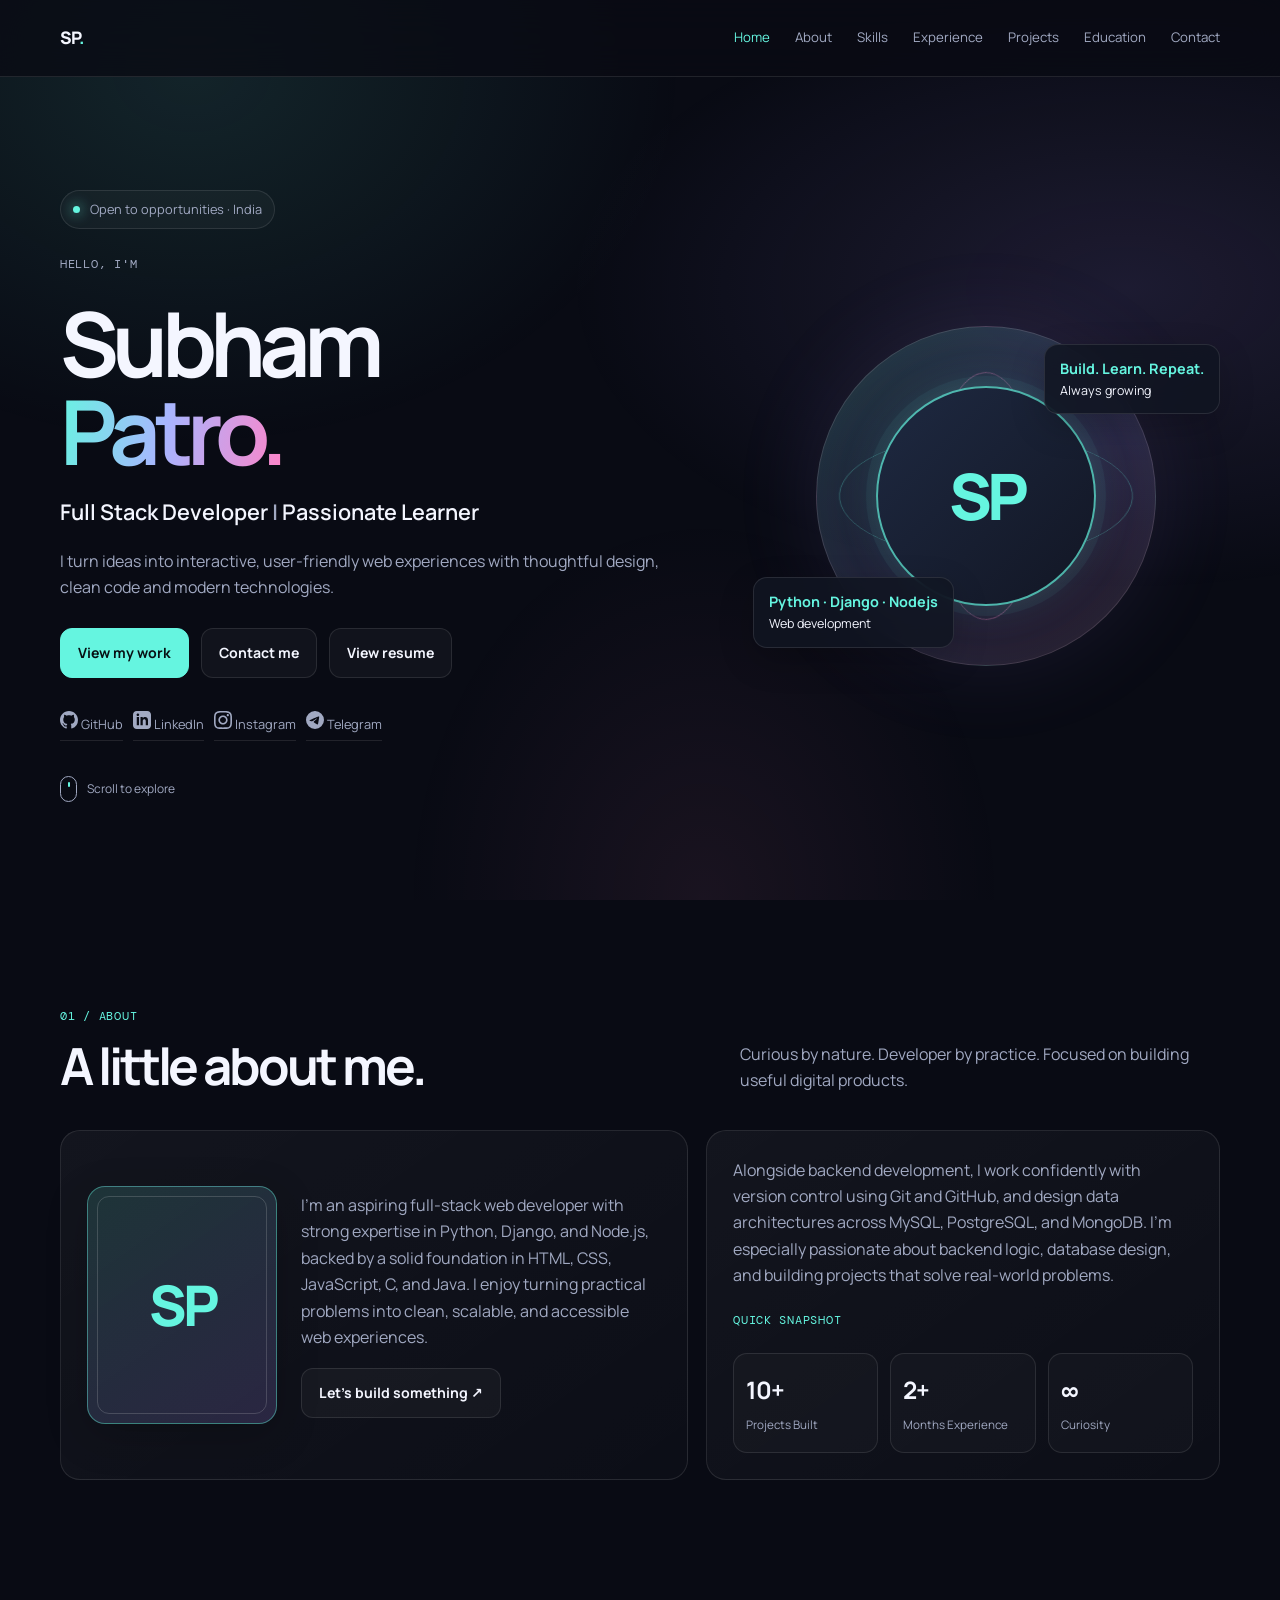
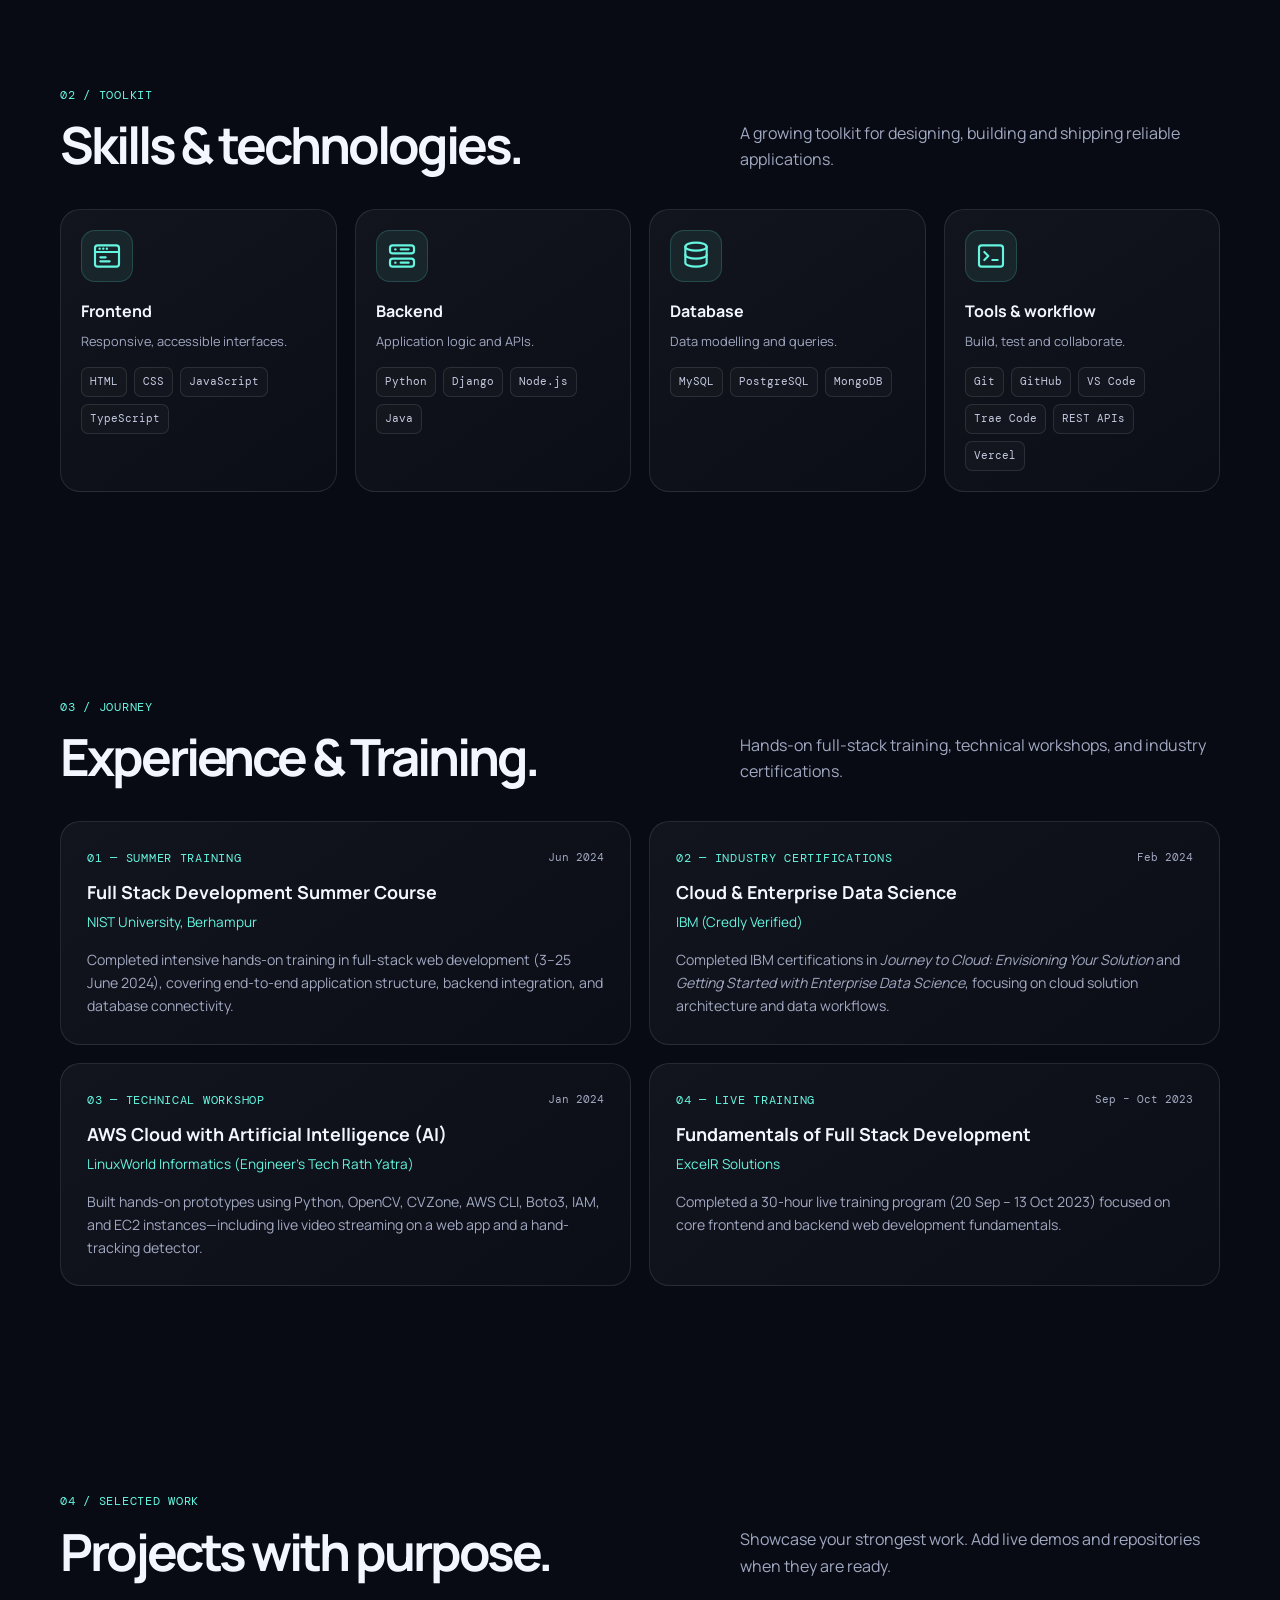
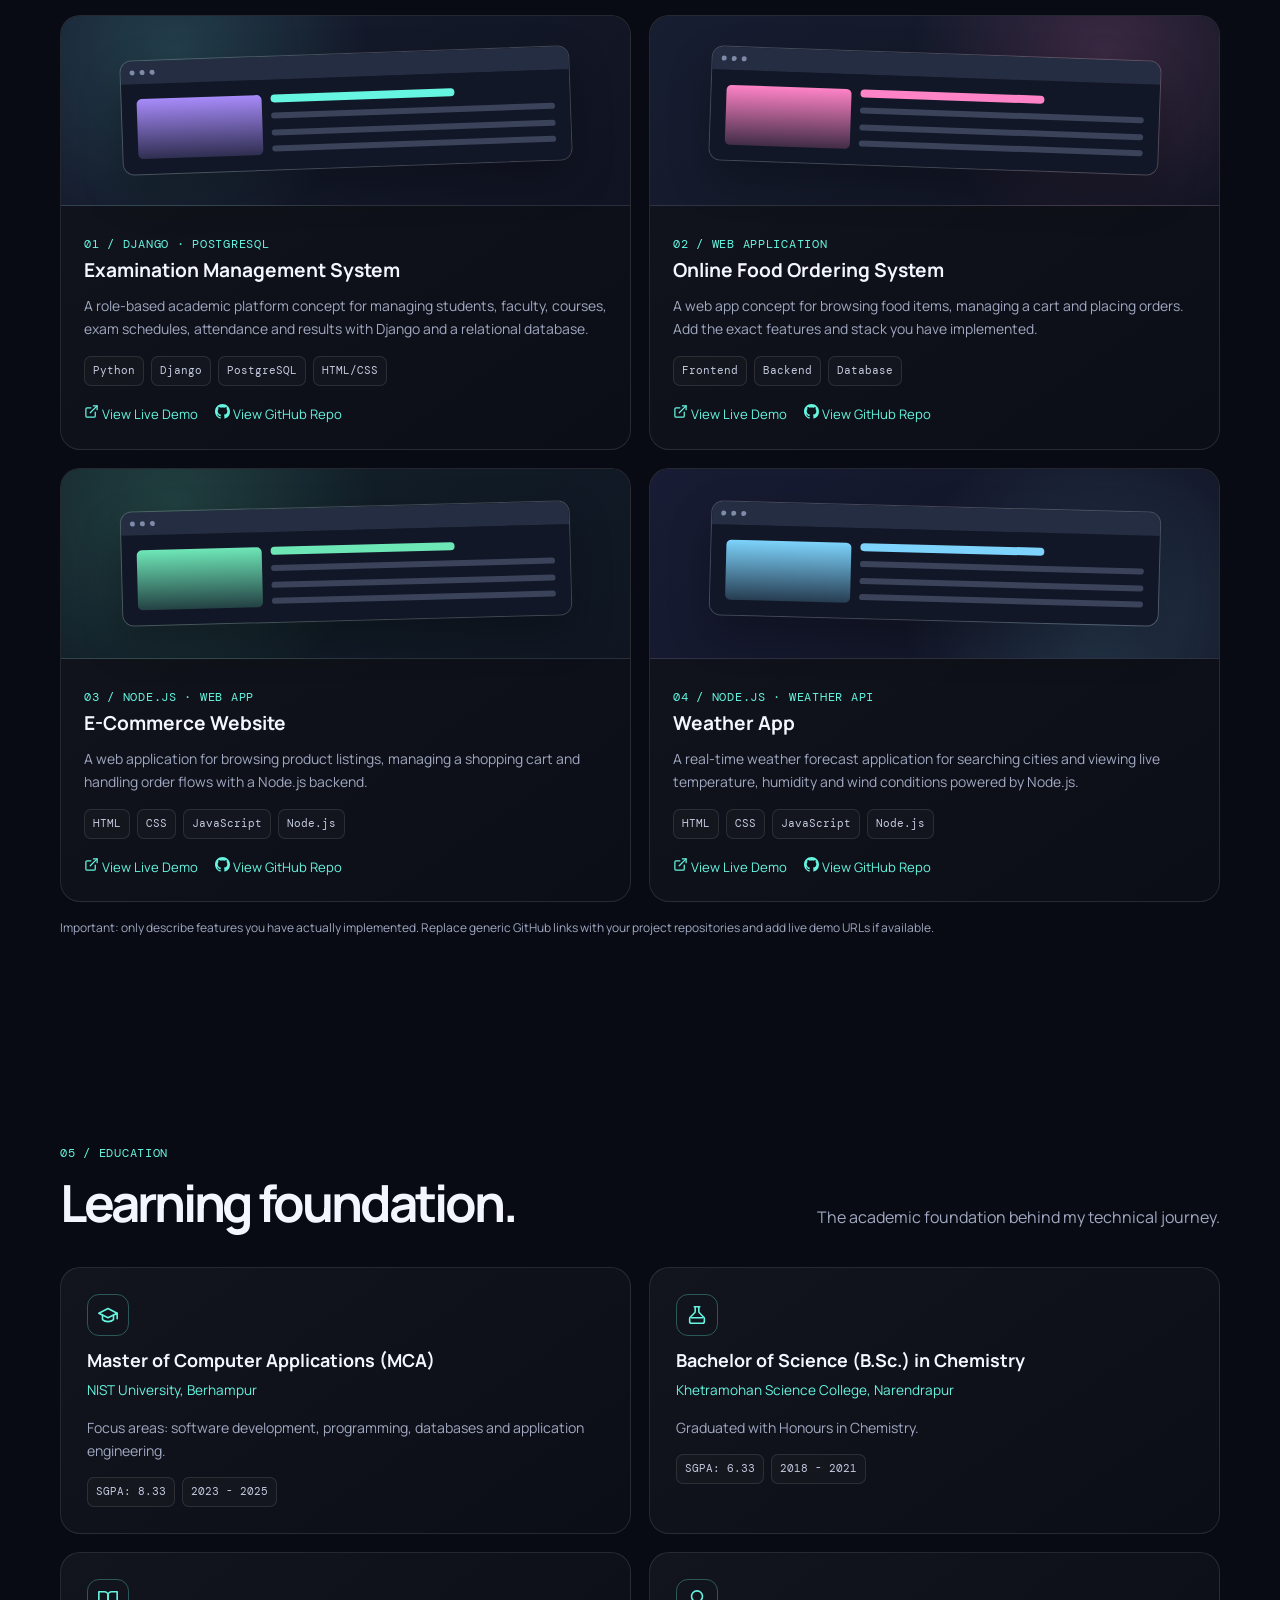
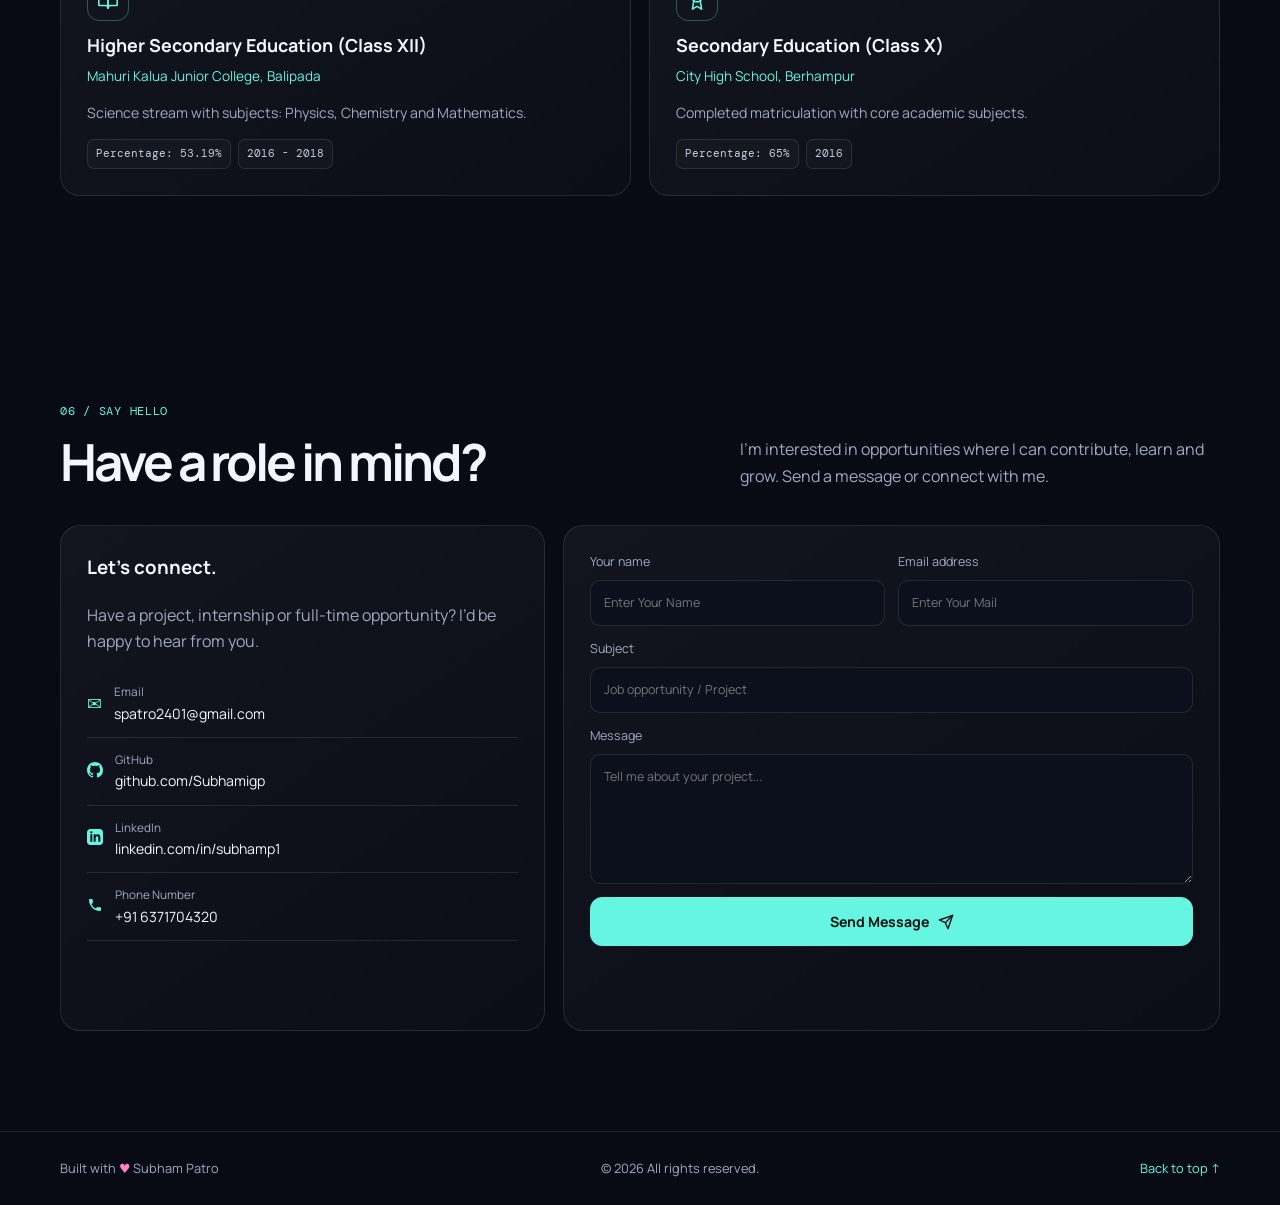
<file: index.html>
<!doctype html>
<html lang="en">

<head>
  <meta charset="utf-8">
  <meta name="viewport" content="width=device-width, initial-scale=1">
  <meta name="theme-color" content="#090b14">
  <meta name="description"
    content="Subham Patro — Full Stack Developer portfolio, projects, skills, education and contact.">
  <title>Subham Patro | Full Stack Developer</title>
  <link rel="preconnect" href="https://fonts.googleapis.com">
  <link rel="preconnect" href="https://fonts.gstatic.com" crossorigin>
  <link
    href="https://fonts.googleapis.com/css2?family=DM+Mono:wght@400;500&family=Manrope:wght@400;500;600;700;800&display=swap"
    rel="stylesheet">
  <link rel="stylesheet" href="styles.css">
</head>

<body>
  <div class="nav-wrap">
    <nav class="container" aria-label="Main navigation">
      <a class="brand" href="#home">SP<span>.</span></a>
      <button class="menu-btn" id="menuBtn" aria-label="Toggle navigation" aria-expanded="false">☰</button>
      <div class="nav-links" id="navLinks">
        <a href="#home">Home</a><a href="#about">About</a><a href="#skills">Skills</a><a
          href="#experience">Experience</a><a href="#projects">Projects</a><a href="#education">Education</a><a
          href="#contact">Contact</a>
      </div>
    </nav>
  </div>

  <main>
    <section class="hero container" id="home">
      <div class="hero-copy">
        <div class="eyebrow"><span class="dot"></span> Open to opportunities · India</div>
        <p class="mono" style="margin:25px 0 0">Hello, I'm</p>
        <h1>Subham<br><span class="gradient">Patro.</span></h1>
        <h2>Full Stack Developer <span style="color:var(--muted)">|</span> Passionate Learner</h2>
        <p>I turn ideas into interactive, user-friendly web experiences with thoughtful design, clean code and modern
          technologies.</p>
        <div class="actions">
          <a class="btn btn-primary" href="#projects">View my work</a>
          <a class="btn btn-ghost" href="#contact">Contact me</a>
          <a class="btn btn-ghost" href="assets/Myresume.html" target="_blank" rel="noopener">View resume</a>
        </div>
        <div class="socials">
          <a href="https://github.com/Subhamigp" target="_blank" rel="noopener" aria-label="GitHub">
            <svg width="18" height="18" viewBox="0 0 24 24" fill="currentColor" aria-hidden="true">
              <path
                d="M12 0C5.37 0 0 5.37 0 12c0 5.31 3.435 9.795 8.205 11.385.6.105.825-.255.825-.57 0-.285-.015-1.23-.015-2.235-3.015.555-3.795-.735-4.035-1.41-.135-.345-.72-1.41-1.23-1.695-.42-.225-1.02-.78-.015-.795.945-.015 1.62.87 1.845 1.23 1.08 1.815 2.805 1.305 3.495.99.105-.78.42-1.305.765-1.605-2.67-.3-5.46-1.335-5.46-5.925 0-1.305.465-2.385 1.23-3.225-.12-.3-.54-1.53.12-3.18 0 0 1.005-.315 3.3 1.23.96-.27 1.98-.405 3-.405s2.04.135 3 .405c2.295-1.56 3.3-1.23 3.3-1.23.66 1.65.24 2.88.12 3.18.765.84 1.23 1.905 1.23 3.225 0 4.605-2.805 5.625-5.475 5.925.435.375.81 1.095.81 2.22 0 1.605-.015 2.895-.015 3.3 0 .315.225.69.825.57A12.02 12.02 0 0 0 24 12c0-6.63-5.37-12-12-12z" />
            </svg>
            <span>GitHub</span>
          </a>

          <a href="https://www.linkedin.com/in/subhamp1/" target="_blank" rel="noopener" aria-label="LinkedIn">
            <svg width="18" height="18" viewBox="0 0 24 24" fill="currentColor" aria-hidden="true">
              <path
                d="M19 0h-14c-2.761 0-5 2.239-5 5v14c0 2.761 2.239 5 5 5h14c2.762 0 5-2.239 5-5v-14c0-2.761-2.238-5-5-5zm-11 19h-3v-11h3v11zm-1.5-12.268c-.966 0-1.75-.79-1.75-1.764s.784-1.764 1.75-1.764 1.75.79 1.75 1.764-.783 1.764-1.75 1.764zm13.5 12.268h-3v-5.604c0-3.368-4-3.113-4 0v5.604h-3v-11h3v1.765c1.396-2.586 7-2.777 7 2.476v6.759z" />
            </svg>
            <span>LinkedIn</span>
          </a>

          <a href="https://www.instagram.com/" target="_blank" rel="noopener" aria-label="Instagram">
            <svg width="18" height="18" viewBox="0 0 24 24" fill="currentColor" aria-hidden="true">
              <path
                d="M12 2.163c3.204 0 3.584.012 4.85.07 3.252.148 4.771 1.691 4.919 4.919.058 1.265.069 1.645.069 4.849 0 3.205-.012 3.584-.069 4.849-.149 3.225-1.664 4.771-4.919 4.919-1.266.058-1.644.07-4.85.07-3.204 0-3.584-.012-4.849-.07-3.26-.149-4.771-1.699-4.919-4.92-.058-1.265-.07-1.644-.07-4.849 0-3.204.013-3.583.07-4.849.149-3.227 1.664-4.771 4.919-4.919 1.266-.057 1.645-.069 4.849-.069zm0-2.163c-3.259 0-3.667.014-4.947.072-4.358.2-6.78 2.618-6.98 6.98-.059 1.281-.073 1.689-.073 4.948 0 3.259.014 3.668.072 4.948.2 4.358 2.618 6.78 6.98 6.98 1.281.058 1.689.072 4.948.072 3.259 0 3.668-.014 4.948-.072 4.354-.2 6.782-2.618 6.979-6.98.059-1.28.073-1.689.073-4.948 0-3.259-.014-3.667-.072-4.947-.196-4.354-2.617-6.78-6.979-6.98-1.281-.059-1.69-.073-4.949-.073zm0 5.838c-3.403 0-6.162 2.759-6.162 6.162s2.759 6.163 6.162 6.163 6.162-2.759 6.162-6.163c0-3.403-2.759-6.162-6.162-6.162zm0 10.162c-2.209 0-4-1.79-4-4 0-2.209 1.791-4 4-4s4 1.791 4 4c0 2.21-1.791 4-4 4zm6.406-11.845c-.796 0-1.441.645-1.441 1.44s.645 1.44 1.441 1.44c.795 0 1.439-.645 1.439-1.44s-.644-1.44-1.439-1.44z" />
            </svg>
            <span>Instagram</span>
          </a>

          <a href="https://t.me/" target="_blank" rel="noopener" aria-label="Telegram">
            <svg width="18" height="18" viewBox="0 0 24 24" fill="currentColor" aria-hidden="true">
              <path
                d="M11.944 0A12 12 0 0 0 0 12a12 12 0 0 0 12 12 12 12 0 0 0 12-12A12 12 0 0 0 12 0a12 12 0 0 0-.056 0zm4.962 7.224c.1-.002.321.023.465.14a.506.506 0 0 1 .171.325c.016.093.036.306.02.472-.18 1.898-.962 6.502-1.36 8.627-.168.9-.499 1.201-.82 1.23-.696.065-1.225-.46-1.9-.902-1.056-.693-1.653-1.124-2.678-1.8-1.185-.78-.417-1.21.258-1.91.177-.184 3.247-2.977 3.307-3.23.007-.032.014-.15-.056-.212s-.174-.041-.249-.024c-.106.024-1.793 1.14-5.061 3.345-.48.33-.913.49-1.302.48-.428-.008-1.252-.241-1.865-.44-.752-.245-1.349-.374-1.297-.789.027-.216.325-.437.893-.663 3.498-1.524 5.83-2.529 6.998-3.014 3.332-1.386 4.025-1.627 4.476-1.635z" />
            </svg>
            <span>Telegram</span>
          </a>
        </div>
        <a class="scroll-hint" href="#about"><span class="mouse"></span> Scroll to explore</a>
      </div>

      <div class="hero-visual" aria-label="Profile illustration">
        <div class="orb"></div>
        <div class="avatar"><img id="profileImage" src="assets/profile.png" alt="Subham Patro profile photo"><span
            class="initials" id="initials">SP</span></div>
        <div class="float-card card-a"><strong>Build. Learn. Repeat.</strong>Always growing</div>
        <div class="float-card card-b"><strong>Python · Django · Nodejs</strong>Web development</div>
      </div>
    </section>

    <section id="about">
      <div class="container reveal">
        <div class="section-head">
          <div>
            <span class="mono">01 / About</span>
            <h2>A little about me.</h2>
          </div>
          <p class="section-intro">Curious by nature. Developer by practice. Focused on building useful digital
            products.</p>
        </div>

        <div class="grid about-grid">
          <article class="panel about-profile">
            <div class="about-photo-wrap">
              <img id="aboutProfileImage" src="assets/profile2.png" alt="Portrait of Subham Patro">
              <div class="about-photo-fallback" id="aboutPhotoFallback">SP</div>
            </div>
            <div class="about-profile-copy">
              <p>I’m an aspiring full-stack web developer with strong expertise in Python, Django, and Node.js, backed
                by a solid foundation in HTML, CSS, JavaScript, C, and Java. I enjoy turning practical problems into
                clean, scalable, and accessible web experiences.</p>
              <a class="btn btn-ghost" href="#contact">Let's build something ↗</a>
            </div>
          </article>

          <div class="panel about-snapshot-panel">
            <p class="about-secondary-copy">Alongside backend development, I work confidently with version control using
              Git and GitHub, and design data architectures across MySQL, PostgreSQL, and MongoDB. I’m especially
              passionate about backend logic, database design, and building projects that solve real-world problems.</p>
            <span class="mono">Quick snapshot</span>
            <div class="stats">
              <div class="stat">
                <strong>10+</strong>
                <span>Projects Built</span>
              </div>
              <div class="stat">
                <strong>2+</strong>
                <span>Months Experience</span>
              </div>
              <div class="stat">
                <strong>∞</strong>
                <span>Curiosity</span>
              </div>
            </div>
          </div>
        </div>
      </div>
    </section>

    <section id="skills">
      <div class="container reveal">
        <div class="section-head">
          <div>
            <span class="mono">02 / Toolkit</span>
            <h2>Skills & technologies.</h2>
          </div>
          <p class="section-intro">A growing toolkit for designing, building and shipping reliable applications.</p>
        </div>

        <div class="grid skills-grid">

          <!-- FRONTEND -->
          <article class="skill-card">
            <div class="skill-icon" aria-hidden="true">
              <svg viewBox="0 0 24 24" fill="none" stroke="currentColor" stroke-width="1.6" stroke-linecap="round"
                stroke-linejoin="round">
                <rect x="3" y="4" width="18" height="16" rx="2"></rect>
                <line x1="3" y1="9" x2="21" y2="9"></line>
                <circle cx="6.5" cy="6.5" r="0.9" fill="currentColor" stroke="none"></circle>
                <circle cx="9.2" cy="6.5" r="0.9" fill="currentColor" stroke="none"></circle>
                <circle cx="11.9" cy="6.5" r="0.9" fill="currentColor" stroke="none"></circle>
                <line x1="7" y1="13" x2="11" y2="13"></line>
                <line x1="7" y1="16" x2="14" y2="16"></line>
              </svg>
            </div>
            <h3>Frontend</h3>
            <p>Responsive, accessible interfaces.</p>
            <div class="tag-list">
              <span class="tag">HTML</span>
              <span class="tag">CSS</span>
              <span class="tag">JavaScript</span>
              <span class="tag">TypeScript</span>
            </div>
          </article>

          <!-- BACKEND -->
          <article class="skill-card">
            <div class="skill-icon" aria-hidden="true">
              <svg viewBox="0 0 24 24" fill="none" stroke="currentColor" stroke-width="1.6" stroke-linecap="round"
                stroke-linejoin="round">
                <rect x="3" y="4" width="18" height="6" rx="2"></rect>
                <rect x="3" y="14" width="18" height="6" rx="2"></rect>
                <circle cx="7" cy="7" r="0.9" fill="currentColor" stroke="none"></circle>
                <circle cx="7" cy="17" r="0.9" fill="currentColor" stroke="none"></circle>
                <line x1="11" y1="7" x2="17" y2="7"></line>
                <line x1="11" y1="17" x2="17" y2="17"></line>
              </svg>
            </div>
            <h3>Backend</h3>
            <p>Application logic and APIs.</p>
            <div class="tag-list">
              <span class="tag">Python</span>
              <span class="tag">Django</span>
              <span class="tag">Node.js</span>
              <span class="tag">Java</span>
            </div>
          </article>

          <!-- DATABASE -->
          <article class="skill-card">
            <div class="skill-icon" aria-hidden="true">
              <svg viewBox="0 0 24 24" fill="none" stroke="currentColor" stroke-width="1.6" stroke-linecap="round"
                stroke-linejoin="round">
                <ellipse cx="12" cy="5" rx="8" ry="3"></ellipse>
                <path d="M4 5v6c0 1.66 3.58 3 8 3s8-1.34 8-3V5"></path>
                <path d="M4 11v6c0 1.66 3.58 3 8 3s8-1.34 8-3v-6"></path>
              </svg>
            </div>
            <h3>Database</h3>
            <p>Data modelling and queries.</p>
            <div class="tag-list">
              <span class="tag">MySQL</span>
              <span class="tag">PostgreSQL</span>
              <span class="tag">MongoDB</span>
            </div>
          </article>

          <!-- TOOLS & WORKFLOW -->
          <article class="skill-card">
            <div class="skill-icon" aria-hidden="true">
              <svg viewBox="0 0 24 24" fill="none" stroke="currentColor" stroke-width="1.6" stroke-linecap="round"
                stroke-linejoin="round">
                <rect x="3" y="4" width="18" height="16" rx="2"></rect>
                <polyline points="7 9 10 12 7 15"></polyline>
                <line x1="13" y1="15" x2="17" y2="15"></line>
              </svg>
            </div>
            <h3>Tools & workflow</h3>
            <p>Build, test and collaborate.</p>
            <div class="tag-list">
              <span class="tag">Git</span>
              <span class="tag">GitHub</span>
              <span class="tag">VS Code</span>
              <span class="tag">Trae Code</span>
              <span class="tag">REST APIs</span>
              <span class="tag">Vercel</span>
            </div>
          </article>

        </div>
      </div>
    </section>

    <!-- Experience -->
    <section id="experience">
      <div class="container reveal">
        <div class="section-head">
          <div>
            <span class="mono">03 / Journey</span>
            <h2>Experience & Training.</h2>
          </div>
          <p class="section-intro">Hands-on full-stack training, technical workshops, and industry certifications.</p>
        </div>

        <div class="grid timeline">
          <article class="timeline-card">
            <div class="timeline-top">
              <span class="mono">01 — Summer Training</span>
              <span class="date">Jun 2024</span>
            </div>
            <h3>Full Stack Development Summer Course</h3>
            <div class="org">NIST University, Berhampur</div>
            <p>Completed intensive hands-on training in full-stack web development (3–25 June 2024), covering end-to-end
              application structure, backend integration, and database connectivity.</p>
          </article>

          <article class="timeline-card">
            <div class="timeline-top">
              <span class="mono">02 — Industry Certifications</span>
              <span class="date">Feb 2024</span>
            </div>
            <h3>Cloud & Enterprise Data Science</h3>
            <div class="org">IBM (Credly Verified)</div>
            <p>Completed IBM certifications in <em>Journey to Cloud: Envisioning Your Solution</em> and <em>Getting
                Started with Enterprise Data Science</em>, focusing on cloud solution architecture and data workflows.
            </p>
          </article>

          <article class="timeline-card">
            <div class="timeline-top">
              <span class="mono">03 — Technical Workshop</span>
              <span class="date">Jan 2024</span>
            </div>
            <h3>AWS Cloud with Artificial Intelligence (AI)</h3>
            <div class="org">LinuxWorld Informatics (Engineer's Tech Rath Yatra)</div>
            <p>Built hands-on prototypes using Python, OpenCV, CVZone, AWS CLI, Boto3, IAM, and EC2 instances—including
              live video streaming on a web app and a hand-tracking detector.</p>
          </article>

          <article class="timeline-card">
            <div class="timeline-top">
              <span class="mono">04 — Live Training</span>
              <span class="date">Sep – Oct 2023</span>
            </div>
            <h3>Fundamentals of Full Stack Development</h3>
            <div class="org">ExcelR Solutions</div>
            <p>Completed a 30-hour live training program (20 Sep – 13 Oct 2023) focused on core frontend and backend web
              development fundamentals.</p>
          </article>
        </div>
      </div>
    </section>

    <!-- projects -->
    <section id="projects">
      <div class="container reveal">
        <div class="section-head">
          <div>
            <span class="mono">04 / Selected work</span>
            <h2>Projects with purpose.</h2>
          </div>
          <p class="section-intro">Showcase your strongest work. Add live demos and repositories when they are ready.
          </p>
        </div>

        <div class="grid projects-grid">
          <article class="project-card">
            <div class="project-art">
              <div class="mock-window">
                <div class="mock-bar"><i></i><i></i><i></i></div>
                <div class="mock-body">
                  <div class="mock-side"></div>
                  <div class="mock-content"><b></b><span></span><span></span><span></span></div>
                </div>
              </div>
            </div>
            <div class="project-content">
              <span class="mono">01 / Django · PostgreSQL</span>
              <h3>Examination Management System</h3>
              <p>A role-based academic platform concept for managing students, faculty, courses, exam schedules,
                attendance and results with Django and a relational database.</p>
              <div class="tag-list">
                <span class="tag">Python</span>
                <span class="tag">Django</span>
                <span class="tag">PostgreSQL</span>
                <span class="tag">HTML/CSS</span>
              </div>
              <div class="project-links">
                <a href="#" target="_blank" rel="noopener">
                  <svg width="15" height="15" viewBox="0 0 24 24" fill="none" stroke="currentColor" stroke-width="2"
                    stroke-linecap="round" stroke-linejoin="round" aria-hidden="true">
                    <path d="M18 13v6a2 2 0 0 1-2 2H5a2 2 0 0 1-2-2V8a2 2 0 0 1 2-2h6"></path>
                    <polyline points="15 3 21 3 21 9"></polyline>
                    <line x1="10" y1="14" x2="21" y2="3"></line>
                  </svg>
                  <span>View Live Demo</span>
                </a>
                <a href="https://github.com/" target="_blank" rel="noopener">
                  <svg width="15" height="15" viewBox="0 0 24 24" fill="currentColor" aria-hidden="true">
                    <path
                      d="M12 0C5.37 0 0 5.37 0 12c0 5.31 3.435 9.795 8.205 11.385.6.105.825-.255.825-.57 0-.285-.015-1.23-.015-2.235-3.015.555-3.795-.735-4.035-1.41-.135-.345-.72-1.41-1.23-1.695-.42-.225-1.02-.78-.015-.795.945-.015 1.62.87 1.845 1.23 1.08 1.815 2.805 1.305 3.495.99.105-.78.42-1.305.765-1.605-2.67-.3-5.46-1.335-5.46-5.925 0-1.305.465-2.385 1.23-3.225-.12-.3-.54-1.53.12-3.18 0 0 1.005-.315 3.3 1.23.96-.27 1.98-.405 3-.405s2.04.135 3 .405c2.295-1.56 3.3-1.23 3.3-1.23.66 1.65.24 2.88.12 3.18.765.84 1.23 1.905 1.23 3.225 0 4.605-2.805 5.625-5.475 5.925.435.375.81 1.095.81 2.22 0 1.605-.015 2.895-.015 3.3 0 .315.225.69.825.57A12.02 12.02 0 0 0 24 12c0-6.63-5.37-12-12-12z" />
                  </svg>
                  <span>View GitHub Repo</span>
                </a>
              </div>
            </div>
          </article>

          <article class="project-card">
            <div class="project-art"
              style="background:radial-gradient(circle at 80% 20%,rgba(255,131,199,.17),transparent 40%),linear-gradient(135deg,#171e31,#101321)">
              <div class="mock-window" style="transform:rotate(2deg)">
                <div class="mock-bar"><i></i><i></i><i></i></div>
                <div class="mock-body">
                  <div class="mock-side" style="background:linear-gradient(var(--pink),rgba(255,131,199,.2))"></div>
                  <div class="mock-content"><b
                      style="background:var(--pink)"></b><span></span><span></span><span></span></div>
                </div>
              </div>
            </div>
            <div class="project-content">
              <span class="mono">02 / Web application</span>
              <h3>Online Food Ordering System</h3>
              <p>A web app concept for browsing food items, managing a cart and placing orders. Add the exact features
                and stack you have implemented.</p>
              <div class="tag-list">
                <span class="tag">Frontend</span>
                <span class="tag">Backend</span>
                <span class="tag">Database</span>
              </div>
              <div class="project-links">
                <a href="#" target="_blank" rel="noopener">
                  <svg width="15" height="15" viewBox="0 0 24 24" fill="none" stroke="currentColor" stroke-width="2"
                    stroke-linecap="round" stroke-linejoin="round" aria-hidden="true">
                    <path d="M18 13v6a2 2 0 0 1-2 2H5a2 2 0 0 1-2-2V8a2 2 0 0 1 2-2h6"></path>
                    <polyline points="15 3 21 3 21 9"></polyline>
                    <line x1="10" y1="14" x2="21" y2="3"></line>
                  </svg>
                  <span>View Live Demo</span>
                </a>
                <a href="https://github.com/" target="_blank" rel="noopener">
                  <svg width="15" height="15" viewBox="0 0 24 24" fill="currentColor" aria-hidden="true">
                    <path
                      d="M12 0C5.37 0 0 5.37 0 12c0 5.31 3.435 9.795 8.205 11.385.6.105.825-.255.825-.57 0-.285-.015-1.23-.015-2.235-3.015.555-3.795-.735-4.035-1.41-.135-.345-.72-1.41-1.23-1.695-.42-.225-1.02-.78-.015-.795.945-.015 1.62.87 1.845 1.23 1.08 1.815 2.805 1.305 3.495.99.105-.78.42-1.305.765-1.605-2.67-.3-5.46-1.335-5.46-5.925 0-1.305.465-2.385 1.23-3.225-.12-.3-.54-1.53.12-3.18 0 0 1.005-.315 3.3 1.23.96-.27 1.98-.405 3-.405s2.04.135 3 .405c2.295-1.56 3.3-1.23 3.3-1.23.66 1.65.24 2.88.12 3.18.765.84 1.23 1.905 1.23 3.225 0 4.605-2.805 5.625-5.475 5.925.435.375.81 1.095.81 2.22 0 1.605-.015 2.895-.015 3.3 0 .315.225.69.825.57A12.02 12.02 0 0 0 24 12c0-6.63-5.37-12-12-12z" />
                  </svg>
                  <span>View GitHub Repo</span>
                </a>
              </div>
            </div>
          </article>

          <article class="project-card">
            <div class="project-art"
              style="background:radial-gradient(circle at 20% 20%,rgba(110,231,183,.16),transparent 42%),linear-gradient(135deg,#13222b,#0f1622)">
              <div class="mock-window" style="transform:rotate(-1.5deg)">
                <div class="mock-bar"><i></i><i></i><i></i></div>
                <div class="mock-body">
                  <div class="mock-side" style="background:linear-gradient(#6ee7b7,rgba(110,231,183,.2))"></div>
                  <div class="mock-content"><b style="background:#6ee7b7"></b><span></span><span></span><span></span>
                  </div>
                </div>
              </div>
            </div>
            <div class="project-content">
              <span class="mono">03 / Node.js · Web app</span>
              <h3>E-Commerce Website</h3>
              <p>A web application for browsing product listings, managing a shopping cart and handling order flows with
                a Node.js backend.</p>
              <div class="tag-list">
                <span class="tag">HTML</span>
                <span class="tag">CSS</span>
                <span class="tag">JavaScript</span>
                <span class="tag">Node.js</span>
              </div>
              <div class="project-links">
                <a href="#" target="_blank" rel="noopener">
                  <svg width="15" height="15" viewBox="0 0 24 24" fill="none" stroke="currentColor" stroke-width="2"
                    stroke-linecap="round" stroke-linejoin="round" aria-hidden="true">
                    <path d="M18 13v6a2 2 0 0 1-2 2H5a2 2 0 0 1-2-2V8a2 2 0 0 1 2-2h6"></path>
                    <polyline points="15 3 21 3 21 9"></polyline>
                    <line x1="10" y1="14" x2="21" y2="3"></line>
                  </svg>
                  <span>View Live Demo</span>
                </a>
                <a href="https://github.com/" target="_blank" rel="noopener">
                  <svg width="15" height="15" viewBox="0 0 24 24" fill="currentColor" aria-hidden="true">
                    <path
                      d="M12 0C5.37 0 0 5.37 0 12c0 5.31 3.435 9.795 8.205 11.385.6.105.825-.255.825-.57 0-.285-.015-1.23-.015-2.235-3.015.555-3.795-.735-4.035-1.41-.135-.345-.72-1.41-1.23-1.695-.42-.225-1.02-.78-.015-.795.945-.015 1.62.87 1.845 1.23 1.08 1.815 2.805 1.305 3.495.99.105-.78.42-1.305.765-1.605-2.67-.3-5.46-1.335-5.46-5.925 0-1.305.465-2.385 1.23-3.225-.12-.3-.54-1.53.12-3.18 0 0 1.005-.315 3.3 1.23.96-.27 1.98-.405 3-.405s2.04.135 3 .405c2.295-1.56 3.3-1.23 3.3-1.23.66 1.65.24 2.88.12 3.18.765.84 1.23 1.905 1.23 3.225 0 4.605-2.805 5.625-5.475 5.925.435.375.81 1.095.81 2.22 0 1.605-.015 2.895-.015 3.3 0 .315.225.69.825.57A12.02 12.02 0 0 0 24 12c0-6.63-5.37-12-12-12z" />
                  </svg>
                  <span>View GitHub Repo</span>
                </a>
              </div>
            </div>
          </article>

          <article class="project-card">
            <div class="project-art"
              style="background:radial-gradient(circle at 80% 80%,rgba(125,211,252,.18),transparent 42%),linear-gradient(135deg,#181c34,#101322)">
              <div class="mock-window" style="transform:rotate(1.5deg)">
                <div class="mock-bar"><i></i><i></i><i></i></div>
                <div class="mock-body">
                  <div class="mock-side" style="background:linear-gradient(#7dd3fc,rgba(125,211,252,.2))"></div>
                  <div class="mock-content"><b style="background:#7dd3fc"></b><span></span><span></span><span></span>
                  </div>
                </div>
              </div>
            </div>
            <div class="project-content">
              <span class="mono">04 / Node.js · Weather API</span>
              <h3>Weather App</h3>
              <p>A real-time weather forecast application for searching cities and viewing live temperature, humidity
                and wind conditions powered by Node.js.</p>
              <div class="tag-list">
                <span class="tag">HTML</span>
                <span class="tag">CSS</span>
                <span class="tag">JavaScript</span>
                <span class="tag">Node.js</span>
              </div>
              <div class="project-links">
                <a href="#" target="_blank" rel="noopener">
                  <svg width="15" height="15" viewBox="0 0 24 24" fill="none" stroke="currentColor" stroke-width="2"
                    stroke-linecap="round" stroke-linejoin="round" aria-hidden="true">
                    <path d="M18 13v6a2 2 0 0 1-2 2H5a2 2 0 0 1-2-2V8a2 2 0 0 1 2-2h6"></path>
                    <polyline points="15 3 21 3 21 9"></polyline>
                    <line x1="10" y1="14" x2="21" y2="3"></line>
                  </svg>
                  <span>View Live Demo</span>
                </a>
                <a href="https://github.com/" target="_blank" rel="noopener">
                  <svg width="15" height="15" viewBox="0 0 24 24" fill="currentColor" aria-hidden="true">
                    <path
                      d="M12 0C5.37 0 0 5.37 0 12c0 5.31 3.435 9.795 8.205 11.385.6.105.825-.255.825-.57 0-.285-.015-1.23-.015-2.235-3.015.555-3.795-.735-4.035-1.41-.135-.345-.72-1.41-1.23-1.695-.42-.225-1.02-.78-.015-.795.945-.015 1.62.87 1.845 1.23 1.08 1.815 2.805 1.305 3.495.99.105-.78.42-1.305.765-1.605-2.67-.3-5.46-1.335-5.46-5.925 0-1.305.465-2.385 1.23-3.225-.12-.3-.54-1.53.12-3.18 0 0 1.005-.315 3.3 1.23.96-.27 1.98-.405 3-.405s2.04.135 3 .405c2.295-1.56 3.3-1.23 3.3-1.23.66 1.65.24 2.88.12 3.18.765.84 1.23 1.905 1.23 3.225 0 4.605-2.805 5.625-5.475 5.925.435.375.81 1.095.81 2.22 0 1.605-.015 2.895-.015 3.3 0 .315.225.69.825.57A12.02 12.02 0 0 0 24 12c0-6.63-5.37-12-12-12z" />
                  </svg>
                  <span>View GitHub Repo</span>
                </a>
              </div>
            </div>
          </article>
        </div>

        <p class="form-note" style="margin-top:16px">Important: only describe features you have actually implemented.
          Replace generic GitHub links with your project repositories and add live demo URLs if available.</p>
      </div>
    </section>

    <!-- Education -->
    <section id="education">
      <div class="container reveal">
        <div class="section-head">
          <div>
            <span class="mono">05 / Education</span>
            <h2>Learning foundation.</h2>
          </div>
          <p class="section-intro">The academic foundation behind my technical journey.</p>
        </div>

        <div class="grid education-grid">
          <!-- MCA -->
          <article class="timeline-card">
            <div class="edu-mark" aria-hidden="true">
              <svg width="22" height="22" viewBox="0 0 24 24" fill="none" stroke="currentColor" stroke-width="1.75"
                stroke-linecap="round" stroke-linejoin="round">
                <path d="M22 10v6M2 10l10-5 10 5-10 5z"></path>
                <path d="M6 12v5c3 3 9 3 12 0v-5"></path>
              </svg>
            </div>
            <h3>Master of Computer Applications (MCA)</h3>
            <div class="org">NIST University, Berhampur</div>
            <p>Focus areas: software development, programming, databases and application engineering.</p>
            <div class="tag-list">
              <span class="tag">SGPA: 8.33</span>
              <span class="tag">2023 - 2025</span>
            </div>
          </article>

          <!-- B.Sc. -->
          <article class="timeline-card">
            <div class="edu-mark" aria-hidden="true">
              <svg width="22" height="22" viewBox="0 0 24 24" fill="none" stroke="currentColor" stroke-width="1.75"
                stroke-linecap="round" stroke-linejoin="round">
                <path d="M9 3h6"></path>
                <path
                  d="M10 3v5.172a2 2 0 0 1-.586 1.414l-4.828 4.828A2 2 0 0 0 4 15.828V19a2 2 0 0 0 2 2h12a2 2 0 0 0 2-2v-3.172a2 2 0 0 0-.586-1.414l-4.828-4.828A2 2 0 0 1 14 8.172V3">
                </path>
                <path d="M6 15h12"></path>
              </svg>
            </div>
            <h3>Bachelor of Science (B.Sc.) in Chemistry</h3>
            <div class="org">Khetramohan Science College, Narendrapur</div>
            <p>Graduated with Honours in Chemistry.</p>
            <div class="tag-list">
              <span class="tag">SGPA: 6.33</span>
              <span class="tag">2018 - 2021</span>
            </div>
          </article>

          <!-- +2 -->
          <article class="timeline-card">
            <div class="edu-mark" aria-hidden="true">
              <svg width="22" height="22" viewBox="0 0 24 24" fill="none" stroke="currentColor" stroke-width="1.75"
                stroke-linecap="round" stroke-linejoin="round">
                <path d="M2 3h6a4 4 0 0 1 4 4v14a3 3 0 0 0-3-3H2z"></path>
                <path d="M22 3h-6a4 4 0 0 0-4 4v14a3 3 0 0 1 3-3h7z"></path>
              </svg>
            </div>
            <h3>Higher Secondary Education (Class XII)</h3>
            <div class="org">Mahuri Kalua Junior College, Balipada</div>
            <p>Science stream with subjects: Physics, Chemistry and Mathematics.</p>
            <div class="tag-list">
              <span class="tag">Percentage: 53.19%</span>
              <span class="tag">2016 - 2018</span>
            </div>
          </article>

          <!-- 10th -->
          <article class="timeline-card">
            <div class="edu-mark" aria-hidden="true">
              <svg width="22" height="22" viewBox="0 0 24 24" fill="none" stroke="currentColor" stroke-width="1.75"
                stroke-linecap="round" stroke-linejoin="round">
                <circle cx="12" cy="8" r="6"></circle>
                <path d="M15.477 12.89 17 22l-5-3-5 3 1.523-9.11"></path>
              </svg>
            </div>
            <h3>Secondary Education (Class X)</h3>
            <div class="org">City High School, Berhampur</div>
            <p>Completed matriculation with core academic subjects.</p>
            <div class="tag-list">
              <span class="tag">Percentage: 65%</span>
              <span class="tag">2016</span>
            </div>
          </article>
        </div>
      </div>
    </section>

    <section id="contact">
      <div class="container reveal">
        <div class="section-head">
          <div><span class="mono">06 / Say hello</span>
            <h2>Have a role in mind?</h2>
          </div>
          <p class="section-intro">I’m interested in opportunities where I can contribute, learn and grow. Send a
            message or connect with me.</p>
        </div>
        <div class="contact-grid">
          <aside class="contact-card">
            <h3>Let's connect.</h3>
            <p>Have a project, internship or full-time opportunity? I’d be happy to hear from you.</p>

            <div class="contact-item">
              <span>✉</span>
              <div>
                <small>Email</small>
                <a id="emailLink" href="mailto:spatro2401@gmail.com">spatro2401@gmail.com</a>
              </div>
            </div>

            <div class="contact-item">
              <span>
                <svg width="16" height="16" viewBox="0 0 24 24" fill="currentColor" aria-hidden="true">
                  <path
                    d="M12 0C5.37 0 0 5.37 0 12c0 5.31 3.435 9.795 8.205 11.385.6.105.825-.255.825-.57 0-.285-.015-1.23-.015-2.235-3.015.555-3.795-.735-4.035-1.41-.135-.345-.72-1.41-1.23-1.695-.42-.225-1.02-.78-.015-.795.945-.015 1.62.87 1.845 1.23 1.08 1.815 2.805 1.305 3.495.99.105-.78.42-1.305.765-1.605-2.67-.3-5.46-1.335-5.46-5.925 0-1.305.465-2.385 1.23-3.225-.12-.3-.54-1.53.12-3.18 0 0 1.005-.315 3.3 1.23.96-.27 1.98-.405 3-.405s2.04.135 3 .405c2.295-1.56 3.3-1.23 3.3-1.23.66 1.65.24 2.88.12 3.18.765.84 1.23 1.905 1.23 3.225 0 4.605-2.805 5.625-5.475 5.925.435.375.81 1.095.81 2.22 0 1.605-.015 2.895-.015 3.3 0 .315.225.69.825.57A12.02 12.02 0 0 0 24 12c0-6.63-5.37-12-12-12z" />
                </svg>
              </span>
              <div>
                <small>GitHub</small>
                <a href="https://github.com/Subhamigp" target="_blank" rel="noopener">github.com/Subhamigp</a>
              </div>
            </div>

            <div class="contact-item">
              <span>
                <svg width="16" height="16" viewBox="0 0 24 24" fill="currentColor" aria-hidden="true">
                  <path
                    d="M19 0h-14c-2.761 0-5 2.239-5 5v14c0 2.761 2.239 5 5 5h14c2.762 0 5-2.239 5-5v-14c0-2.761-2.238-5-5-5zm-11 19h-3v-11h3v11zm-1.5-12.268c-.966 0-1.75-.79-1.75-1.764s.784-1.764 1.75-1.764 1.75.79 1.75 1.764-.783 1.764-1.75 1.764zm13.5 12.268h-3v-5.604c0-3.368-4-3.113-4 0v5.604h-3v-11h3v1.765c1.396-2.586 7-2.777 7 2.476v6.759z" />
                </svg>
              </span>
              <div>
                <small>LinkedIn</small>
                <a href="https://www.linkedin.com/in/subhamp1/" target="_blank"
                  rel="noopener">linkedin.com/in/subhamp1</a>
              </div>
            </div>

            <div class="contact-item">
              <span>
                <svg width="16" height="16" viewBox="0 0 24 24" fill="currentColor" aria-hidden="true">
                  <path
                    d="M6.62 10.79a15.053 15.053 0 0 0 6.59 6.59l2.2-2.2a1 1 0 0 1 1.01-.24c1.12.37 2.33.57 3.58.57a1 1 0 0 1 1 1V20a1 1 0 0 1-1 1C10.61 21 3 13.39 3 4a1 1 0 0 1 1-1h3.5a1 1 0 0 1 1 1c0 1.25.2 2.46.57 3.58a1 1 0 0 1-.25 1.01l-2.2 2.2z" />
                </svg>
              </span>
              <div>
                <small>Phone Number</small>
                <a href="tel:+916371704320">+91 6371704320</a>
              </div>
            </div>
          </aside>
          <div class="contact-card">
            <form id="contactForm" action="https://api.web3forms.com/submit" method="POST">
              <!-- 1. ENTER YOUR WEB3FORMS ACCESS KEY HERE -->
              <input type="hidden" name="access_key" value="464f9eb9-5c5a-48da-b09c-fecf3c9f9839">

              <!-- Optional: sets the email subject line you receive in your inbox -->
              <input type="hidden" name="from_name" value="Portfolio Contact Form">
              <div class="form-row"><label>Your name<input name="name" autocomplete="name" required
                    placeholder="Enter Your Name"></label><label>Email address<input name="email" type="email"
                    autocomplete="email" required placeholder="Enter Your Mail"></label></div>
              <label>Subject<input name="subject" required placeholder="Job opportunity / Project"></label>
              <label>Message<textarea name="message" required
                  placeholder="Tell me about your project..."></textarea></label>
              <button class="btn btn-primary" type="submit">Send Message<svg width="16" height="16" viewBox="0 0 24 24"
                  fill="none" stroke="currentColor" stroke-width="2" stroke-linecap="round" stroke-linejoin="round"
                  aria-hidden="true">
                  <line x1="22" y1="2" x2="11" y2="13"></line>
                  <polygon points="22 2 15 22 11 13 2 9 22 2"></polygon>
                </svg></button>
              <!-- <p class="form-note">This form opens your email application with the message prepared. It does not send or
                store messages on a server.</p> -->
              <p class="form-status" id="formStatus" role="status"></p>
            </form>
          </div>
        </div>
      </div>
    </section>
  </main>
  <footer>
    <div class="container footer-inner"><span>Built with <span style="color:var(--pink)">♥</span> Subham
        Patro</span><span>© <span id="year"></span> All rights
        reserved.</span><a class="backtop" href="#home">Back to top ↑</a></div>
  </footer>
  <script src="script.js"></script>
</body>

</html>
</file>
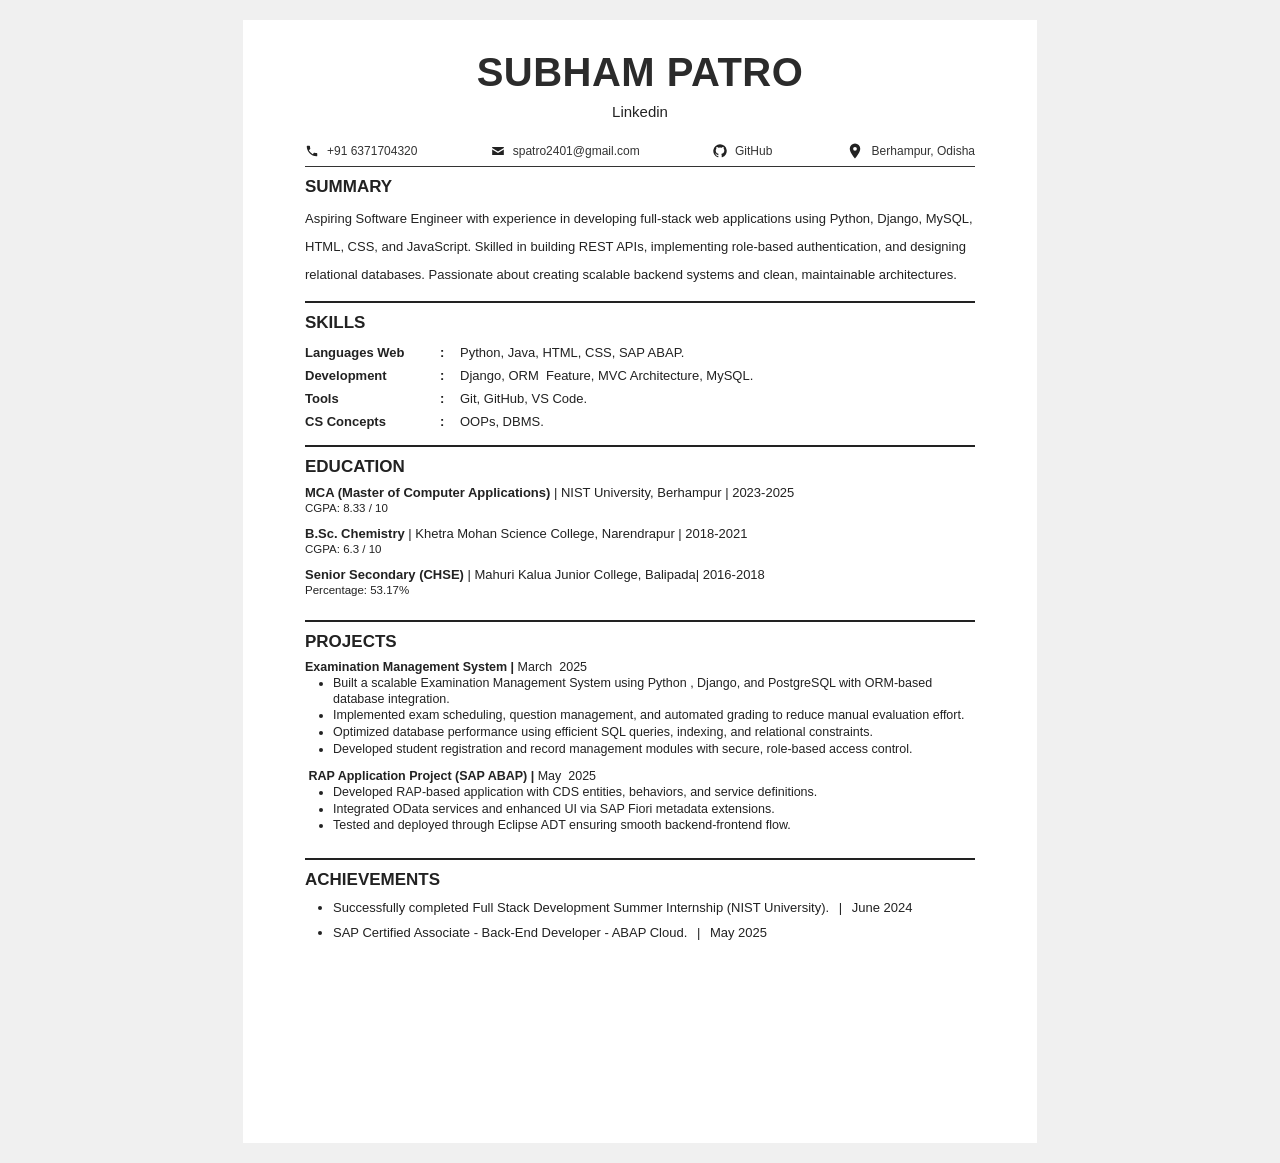
<file: assets/Myresume.html>
<!DOCTYPE html>
<html lang="en">
<head>
<meta charset="UTF-8">
<meta name="viewport" content="width=device-width, initial-scale=1">
<title>Subham Patro - Resume</title>
<style>
  * { box-sizing: border-box; }
  body {
    margin: 0;
    background: #f0f0f0;
    font-family: "Open Sans", "Noto Sans", "Segoe UI", Calibri, Arial, sans-serif;
    color: #222;
  }
  .page {
    width: 794px;
    max-width: 100%;
    min-height: 1123px;
    margin: 20px auto;
    background: #fff;
    padding: 30px 62px 40px 62px;
  }
  h1 {
    text-align: center;
    font-size: 40px;
    font-weight: 700;
    margin: 0;
    color: #2b2b2b;
    letter-spacing: 0.5px;
  }
  .linkedin {
    text-align: center;
    font-size: 15px;
    margin: 8px 0 22px;
  }
  .linkedin a { color: #222; text-decoration: none; }
  .contact {
    flex-wrap: wrap;
    gap: 8px 16px;
    display: flex;
    justify-content: space-between;
    align-items: center;
    font-size: 12px;
    color: #333;
    padding-bottom: 6px;
    border-bottom: 1px solid #333;
  }
  .contact .item { display: inline-flex; align-items: center; gap: 8px; color: inherit; text-decoration: none; }
  .contact .item:hover, .contact .item:focus-visible { text-decoration: underline; }
  h1 a { color: inherit; text-decoration: none; }
  h1 a:hover, h1 a:focus-visible { text-decoration: underline; }
  .linkedin a:hover, .linkedin a:focus-visible { text-decoration: underline; }
  .contact svg { width: 14px; height: 14px; fill: #222; }
  h2 {
    font-size: 17px;
    font-weight: 700;
    margin: 10px 0 8px;
    color: #222;
  }
  section { padding-bottom: 12px; }
  section.rule { border-bottom: 2px solid #222; margin: 0 0 4px 0; }
  .summary p {
    font-size: 13px;
    line-height: 28px;
    margin: 0;
  }
  .skills table { border-collapse: collapse; font-size: 13px; }
  .skills td { padding: 4px 0; vertical-align: top; }
  .skills td.label { font-weight: 700; width: 135px; white-space: nowrap; }
  .skills td.colon { width: 20px; font-weight: 700; }
  .edu-item { font-size: 13px; margin-bottom: 12px; }
  .edu-item .sub { font-size: 11.5px; margin-top: 2px; }
  .proj-title { font-size: 12.5px; font-weight: 700; margin: 6px 0 2px; }
  .proj-title span.date { font-weight: 400; }
  ul { margin: 0 0 12px; padding-left: 28px; font-size: 12.5px; line-height: 1.25; }
  ul li { margin-bottom: 1px; }
  .ach ul { font-size: 13px; line-height: 1.6; margin-top: 4px; }
  .ach li { margin-bottom: 4px; }
  .ach .sep { padding: 0 6px; }
  @media print {
    body { background: #fff; }
    .page { margin: 0; box-shadow: none; }
  }
</style>
</head>
<body>
<div class="page">

  <h1><a href="https://YOUR-PORTFOLIO-URL" target="_blank" rel="noopener">SUBHAM PATRO</a></h1>
  <div class="linkedin"><a href="https://www.linkedin.com/in/subhamp1" target="_blank" rel="noopener">Linkedin</a></div>

  <div class="contact">
    <a class="item" href="tel:+916371704320">
      <svg viewBox="0 0 24 24" aria-hidden="true"><path d="M6.6 10.8a15.1 15.1 0 0 0 6.6 6.6l2.2-2.2a1 1 0 0 1 1-.25c1.1.37 2.3.57 3.6.57a1 1 0 0 1 1 1V20a1 1 0 0 1-1 1C10.6 21 3 13.4 3 4a1 1 0 0 1 1-1h3.5a1 1 0 0 1 1 1c0 1.25.2 2.45.57 3.57a1 1 0 0 1-.25 1z"/></svg>
      +91 6371704320
    </a>
    <a class="item" href="mailto:spatro2401@gmail.com">
      <svg viewBox="0 0 24 24" aria-hidden="true"><path d="M2 5h20v2l-10 6L2 7zm0 4.5l10 6 10-6V19H2z"/></svg>
      spatro2401@gmail.com
    </a>
    <a class="item" href="https://github.com/Subhamigp" target="_blank" rel="noopener">
      <svg viewBox="0 0 24 24" aria-hidden="true"><path d="M12 .5a11.5 11.5 0 0 0-3.64 22.41c.58.1.79-.25.79-.56v-2c-3.2.7-3.87-1.54-3.87-1.54-.52-1.33-1.28-1.68-1.28-1.68-1.05-.72.08-.7.08-.7 1.15.08 1.76 1.19 1.76 1.19 1.03 1.76 2.69 1.25 3.35.96.1-.75.4-1.25.73-1.54-2.55-.29-5.24-1.28-5.24-5.69 0-1.26.45-2.28 1.19-3.09-.12-.29-.52-1.46.11-3.04 0 0 .97-.31 3.17 1.18a11 11 0 0 1 5.77 0c2.2-1.49 3.17-1.18 3.17-1.18.63 1.58.23 2.75.11 3.04.74.81 1.19 1.83 1.19 3.09 0 4.42-2.69 5.39-5.25 5.68.41.36.78 1.06.78 2.14v3.17c0 .31.21.67.8.56A11.5 11.5 0 0 0 12 .5z"/></svg>
      GitHub
    </a>
    <a class="item" href="https://www.google.com/maps/search/?api=1&query=Berhampur,+Odisha" target="_blank" rel="noopener">
      <svg viewBox="0 0 24 24" aria-hidden="true" style="width:18px;height:18px"><path d="M12 2a7 7 0 0 0-7 7c0 5.2 7 13 7 13s7-7.8 7-13a7 7 0 0 0-7-7zm0 9.5A2.5 2.5 0 1 1 12 6.5a2.5 2.5 0 0 1 0 5z"/></svg>
      Berhampur, Odisha
    </a>
    
  </div>

  <section class="summary rule">
    <h2>SUMMARY</h2>
    <p>Aspiring Software Engineer with experience in developing full-stack web applications using Python, Django, MySQL, HTML, CSS, and JavaScript. Skilled in building REST APIs, implementing role-based authentication, and designing relational databases. Passionate about creating scalable backend systems and clean, maintainable architectures.</p>
  </section>

  <section class="skills rule">
    <h2>SKILLS</h2>
    <table>
      <tr><td class="label">Languages Web</td><td class="colon">:</td><td>Python, Java, HTML, CSS, SAP ABAP.</td></tr>
      <tr><td class="label">Development</td><td class="colon">:</td><td>Django, ORM&nbsp; Feature, MVC Architecture, MySQL.</td></tr>
      <tr><td class="label">Tools</td><td class="colon">:</td><td>Git, GitHub, VS Code.</td></tr>
      <tr><td class="label">CS Concepts</td><td class="colon">:</td><td>OOPs, DBMS.</td></tr>
    </table>
  </section>

  <section class="edu rule">
    <h2>EDUCATION</h2>
    <div class="edu-item">
      <strong>MCA (Master of Computer Applications)</strong> | NIST University, Berhampur | 2023-2025
      <div class="sub">CGPA: 8.33 / 10</div>
    </div>
    <div class="edu-item">
      <strong>B.Sc. Chemistry</strong> | Khetra Mohan Science College, Narendrapur | 2018-2021
      <div class="sub">CGPA: 6.3 / 10</div>
    </div>
    <div class="edu-item">
      <strong>Senior Secondary (CHSE)</strong> | Mahuri Kalua Junior College, Balipada| 2016-2018
      <div class="sub">Percentage: 53.17%</div>
    </div>
  </section>

  <section class="projects rule">
    <h2>PROJECTS</h2>
    <div class="proj-title">Examination Management System | <span class="date">March&nbsp; 2025</span></div>
    <ul>
      <li>Built a scalable Examination Management System using Python , Django, and PostgreSQL with ORM-based database integration.</li>
      <li>Implemented exam scheduling, question management, and automated grading to reduce manual evaluation effort.</li>
      <li>Optimized database performance using efficient SQL queries, indexing, and relational constraints.</li>
      <li>Developed student registration and record management modules with secure, role-based access control.</li>
    </ul>
    <div class="proj-title">&nbsp;RAP Application Project (SAP ABAP) | <span class="date">May&nbsp; 2025</span></div>
    <ul>
      <li>Developed RAP-based application with CDS entities, behaviors, and service definitions.</li>
      <li>Integrated OData services and enhanced UI via SAP Fiori metadata extensions.</li>
      <li>Tested and deployed through Eclipse ADT ensuring smooth backend-frontend flow.</li>
    </ul>
  </section>

  <section class="ach">
    <h2>ACHIEVEMENTS</h2>
    <ul>
      <li>Successfully completed Full Stack Development Summer Internship (NIST University). <span class="sep">|</span> June 2024</li>
      <li>SAP Certified Associate - Back-End Developer - ABAP Cloud. <span class="sep">|</span> May 2025</li>
    </ul>
  </section>

</div>
</body>
</html>
</file>
<file: styles.css>
:root {
      --bg: #090b14;
      --panel: #111522;
      --panel2: #151a2b;
      --text: #f4f6ff;
      --muted: #a1a9c2;
      --line: rgba(255, 255, 255, .1);
      --cyan: #65f5e0;
      --purple: #a78bfa;
      --pink: #ff83c7;
      --max: 1160px
    }

    * {
      box-sizing: border-box
    }

    html {
      scroll-behavior: smooth;
      scroll-padding-top: 90px
    }

    body {
      margin: 0;
      background: var(--bg);
      color: var(--text);
      font-family: Manrope, system-ui, sans-serif;
      line-height: 1.65;
      overflow-x: hidden
    }

    body:before {
      content: "";
      position: fixed;
      inset: 0;
      z-index: -2;
      pointer-events: none;
      background: radial-gradient(ellipse at 15% 8%, rgba(101, 245, 224, .11), transparent 32%), radial-gradient(ellipse at 88% 32%, rgba(167, 139, 250, .13), transparent 35%), radial-gradient(ellipse at 55% 100%, rgba(255, 131, 199, .07), transparent 30%)
    }

    a {
      color: inherit;
      text-decoration: none
    }

    button,
    input,
    textarea {
      font: inherit
    }

    .container {
      width: min(var(--max), calc(100% - 40px));
      margin: auto
    }

    .mono {
      font-family: "DM Mono", monospace;
      letter-spacing: .06em;
      text-transform: uppercase;
      font-size: .76rem;
      color: var(--cyan)
    }

    .nav-wrap {
      position: sticky;
      top: 0;
      z-index: 20;
      background: rgba(9, 11, 20, .78);
      backdrop-filter: blur(18px);
      border-bottom: 1px solid var(--line)
    }

    nav {
      height: 76px;
      display: flex;
      align-items: center;
      justify-content: space-between;
      gap: 24px
    }

    .brand {
      font-size: 1.08rem;
      font-weight: 800;
      letter-spacing: -.04em
    }

    .brand span {
      color: var(--cyan)
    }

    .nav-links {
      display: flex;
      gap: 25px;
      align-items: center
    }

    .nav-links a {
      font-size: .83rem;
      color: var(--muted);
      transition: .2s
    }

    .nav-links a:hover,
    .nav-links a.active {
      color: var(--cyan)
    }

    .menu-btn {
      display: none;
      border: 1px solid var(--line);
      background: var(--panel);
      color: var(--text);
      border-radius: 12px;
      padding: 8px 11px
    }

    .hero {
      min-height: calc(100vh - 76px);
      display: grid;
      grid-template-columns: 1.15fr .85fr;
      align-items: center;
      gap: 60px;
      padding: 90px 0 76px
    }

    .eyebrow {
      display: inline-flex;
      align-items: center;
      gap: 10px;
      padding: 8px 12px;
      border: 1px solid var(--line);
      border-radius: 100px;
      background: rgba(255, 255, 255, .03);
      color: var(--muted);
      font-size: .8rem
    }

    .dot {
      width: 7px;
      height: 7px;
      border-radius: 50%;
      background: var(--cyan);
      box-shadow: 0 0 14px var(--cyan)
    }

    h1 {
      font-size: clamp(3rem, 7vw, 6rem);
      line-height: .99;
      letter-spacing: -.075em;
      margin: 24px 0 18px
    }

    h1 .gradient {
      background: linear-gradient(100deg, var(--cyan), #a9b5ff 48%, var(--pink));
      -webkit-background-clip: text;
      background-clip: text;
      color: transparent
    }

    .hero h2 {
      font-size: clamp(1.05rem, 2vw, 1.35rem);
      font-weight: 600;
      margin: 0 0 18px
    }

    .hero p,
    .section-intro {
      color: var(--muted);
      max-width: 610px
    }

    .actions {
      display: flex;
      gap: 12px;
      flex-wrap: wrap;
      margin: 28px 0
    }

    .btn {
      display: inline-flex;
      align-items: center;
      justify-content: center;
      gap: 9px;
      padding: 12px 17px;
      border: 1px solid var(--line);
      border-radius: 12px;
      font-size: .88rem;
      font-weight: 700;
      transition: transform .2s, border-color .2s, background .2s;
      cursor: pointer
    }

    .btn:hover {
      transform: translateY(-3px);
      border-color: var(--cyan)
    }

    .btn-primary {
      background: var(--cyan);
      color: #071013;
      border-color: var(--cyan)
    }

    .btn-ghost {
      background: rgba(255, 255, 255, .035)
    }

    .socials {
      display: flex;
      gap: 10px;
      flex-wrap: wrap
    }

    .socials a {
      font-size: .8rem;
      color: var(--muted);
      border-bottom: 1px solid var(--line);
      padding: 5px 0
    }

    .socials a:hover {
      color: var(--cyan);
      border-color: var(--cyan)
    }

    .hero-visual {
      position: relative;
      display: grid;
      place-items: center;
      min-height: 410px
    }

    .orb {
      position: absolute;
      width: min(340px, 78vw);
      aspect-ratio: 1;
      border-radius: 50%;
      background: linear-gradient(145deg, rgba(101, 245, 224, .14), rgba(167, 139, 250, .16) 55%, rgba(255, 131, 199, .12));
      border: 1px solid rgba(255, 255, 255, .14);
      box-shadow: inset 0 0 70px rgba(101, 245, 224, .06), 0 0 90px rgba(167, 139, 250, .1);
      animation: float 7s ease-in-out infinite
    }

    .orb:before,
    .orb:after {
      content: "";
      position: absolute;
      inset: 22px;
      border: 1px solid rgba(101, 245, 224, .28);
      border-radius: 50%;
      transform: rotateX(65deg) rotate(25deg)
    }

    .orb:after {
      inset: 45px;
      border-color: rgba(255, 131, 199, .35);
      transform: rotateY(65deg) rotate(-30deg)
    }

    .avatar {
      position: relative;
      width: 220px;
      aspect-ratio: 1;
      border-radius: 50%;
      display: grid;
      place-items: center;
      overflow: hidden;
      border: 2px solid rgba(101, 245, 224, .7);
      background: linear-gradient(135deg, #1e2941, #121624);
      box-shadow: 0 0 0 10px rgba(101, 245, 224, .05), 0 0 45px rgba(101, 245, 224, .14)
    }

    .avatar img {
      width: 100%;
      height: 100%;
      object-fit: cover;
      display: none
    }

    .avatar .initials {
      font-size: 4rem;
      font-weight: 800;
      letter-spacing: -.08em;
      color: var(--cyan)
    }

    .float-card {
      position: absolute;
      z-index: 2;
      padding: 12px 15px;
      border: 1px solid var(--line);
      border-radius: 14px;
      background: rgba(17, 21, 34, .88);
      backdrop-filter: blur(14px);
      font-size: .78rem;
      box-shadow: 0 12px 35px #0003
    }

    .float-card strong {
      display: block;
      color: var(--cyan);
      font-size: .9rem
    }

    .card-a {
      top: 13%;
      right: 0
    }

    .card-b {
      bottom: 13%;
      left: 0
    }

    .scroll-hint {
      display: flex;
      align-items: center;
      gap: 10px;
      color: var(--muted);
      font-size: .75rem;
      margin-top: 35px
    }

    .mouse {
      width: 17px;
      height: 26px;
      border: 1px solid var(--muted);
      border-radius: 10px;
      position: relative
    }

    .mouse:after {
      content: "";
      position: absolute;
      top: 5px;
      left: 7px;
      width: 2px;
      height: 5px;
      background: var(--cyan);
      border-radius: 2px;
      animation: scroll 1.4s infinite
    }

    section {
      padding: 100px 0
    }

    .section-head {
      display: flex;
      justify-content: space-between;
      align-items: end;
      gap: 24px;
      margin-bottom: 36px
    }

    .section-head h2 {
      font-size: clamp(2rem, 4vw, 3.2rem);
      letter-spacing: -.06em;
      line-height: 1.1;
      margin: 10px 0 0
    }

    .section-intro {
      max-width: 480px;
      margin: 0
    }

    .grid {
      display: grid;
      gap: 18px
    }

    .about-grid {
      grid-template-columns: 1.1fr .9fr
    }

    .about-profile {
      display: grid;
      grid-template-columns: 190px 1fr;
      gap: 24px;
      align-items: center
    }

    .about-photo-wrap {
      position: relative;
      width: 100%;
      max-width: 190px;
      aspect-ratio: 4/5;
      border-radius: 18px;
      overflow: hidden;
      border: 1px solid rgba(101, 245, 224, .42);
      background: linear-gradient(145deg, rgba(101, 245, 224, .14), rgba(167, 139, 250, .18));
      box-shadow: 0 12px 40px rgba(0, 0, 0, .22)
    }

    .about-photo-wrap:after {
      content: "";
      position: absolute;
      inset: 9px;
      border: 1px solid rgba(255, 255, 255, .16);
      border-radius: 12px;
      pointer-events: none
    }

    .about-photo-wrap img {
      width: 100%;
      height: 100%;
      object-fit: cover;
      display: none
    }

    .about-photo-fallback {
      height: 100%;
      display: grid;
      place-items: center;
      color: var(--cyan);
      font-size: 3.5rem;
      font-weight: 800;
      letter-spacing: -.08em
    }

    .about-profile-copy p:last-of-type {
      margin-bottom: 18px
    }

    .panel,
    .skill-card,
    .project-card,
    .timeline-card,
    .contact-card {
      border: 1px solid var(--line);
      background: linear-gradient(145deg, rgba(255, 255, 255, .045), rgba(255, 255, 255, .015));
      border-radius: 20px;
      padding: 26px
    }

    .panel p {
      color: var(--muted);
      margin-top: 0
    }

    .stats {
      display: grid;
      grid-template-columns: repeat(3, 1fr);
      gap: 12px;
      margin-top: 22px
    }

    .stat {
      padding: 16px 12px;
      border: 1px solid var(--line);
      border-radius: 14px;
      background: rgba(255, 255, 255, .025)
    }

    .stat strong {
      display: block;
      font-size: 1.5rem;
      letter-spacing: -.05em
    }

    .stat span {
      color: var(--muted);
      font-size: .73rem
    }

    .skills-grid {
      grid-template-columns: repeat(4, 1fr)
    }

    .skill-card {
      padding: 20px;
      transition: .2s
    }

    .skill-card:hover,
    .project-card:hover,
    .timeline-card:hover {
      transform: translateY(-4px);
      border-color: rgba(101, 245, 224, .4)
    }

    .skill-icon {
      width: 52px;
      height: 52px;
      display: grid;
      place-items: center;
      border-radius: 14px;
      background: rgba(101, 245, 224, 0.08);
      border: 1px solid rgba(101, 245, 224, 0.18);
      color: var(--cyan);
      margin-bottom: 16px;
    }

    .skill-icon svg {
      width: 32px;
      height: 32px;
      display: block;
    }

    .skill-card h3 {
      font-size: 1rem;
      margin: 0 0 7px
    }

    .skill-card p {
      font-size: .8rem;
      color: var(--muted);
      margin: 0
    }

    .tag-list {
      display: flex;
      gap: 7px;
      flex-wrap: wrap;
      margin-top: 15px
    }

    .tag {
      font-family: "DM Mono", monospace;
      font-size: .68rem;
      color: #c4cbe0;
      padding: 5px 8px;
      border: 1px solid var(--line);
      border-radius: 7px;
      background: rgba(255, 255, 255, .025)
    }

    .timeline {
      display: grid;
      grid-template-columns: 1fr 1fr;
      gap: 18px
    }

    .timeline-card {
      position: relative
    }

    .timeline-top {
      display: flex;
      justify-content: space-between;
      gap: 12px;
      align-items: start
    }

    .timeline-card h3 {
      margin: 10px 0 4px;
      font-size: 1.12rem
    }

    .timeline-card .org {
      color: var(--cyan);
      font-size: .85rem
    }

    .timeline-card p {
      color: var(--muted);
      font-size: .88rem;
      margin-bottom: 0
    }

    .date {
      font-family: "DM Mono", monospace;
      font-size: .7rem;
      color: var(--muted);
      white-space: nowrap
    }

    .projects-grid {
      grid-template-columns: repeat(2, 1fr)
    }

    .project-card {
      padding: 0;
      overflow: hidden;
      transition: .25s
    }

    .project-art {
      height: 190px;
      padding: 20px;
      display: flex;
      align-items: center;
      justify-content: center;
      background: radial-gradient(circle at 20% 20%, rgba(101, 245, 224, .16), transparent 40%), linear-gradient(135deg, #171e31, #101321);
      border-bottom: 1px solid var(--line)
    }

    .mock-window {
      width: 85%;
      border: 1px solid rgba(255, 255, 255, .2);
      border-radius: 12px;
      overflow: hidden;
      transform: rotate(-2deg);
      box-shadow: 0 18px 40px #0004
    }

    .mock-bar {
      height: 23px;
      background: #252d42;
      display: flex;
      align-items: center;
      gap: 5px;
      padding: 0 9px
    }

    .mock-bar i {
      width: 5px;
      height: 5px;
      border-radius: 50%;
      background: #7f8aa8
    }

    .mock-body {
      padding: 15px;
      background: #111726;
      display: grid;
      grid-template-columns: 30% 1fr;
      gap: 9px;
      min-height: 90px
    }

    .mock-side {
      background: linear-gradient(var(--purple), rgba(167, 139, 250, .2));
      border-radius: 5px
    }

    .mock-content {
      display: grid;
      gap: 7px
    }

    .mock-content b {
      display: block;
      width: 65%;
      height: 8px;
      background: var(--cyan);
      border-radius: 4px
    }

    .mock-content span {
      display: block;
      height: 6px;
      background: #3a435a;
      border-radius: 4px
    }

    .project-content {
      padding: 23px
    }

    .project-content h3 {
      margin: 0 0 8px;
      font-size: 1.2rem
    }

    .project-content p {
      color: var(--muted);
      font-size: .87rem;
      margin: 0
    }

    .project-links {
      display: flex;
      gap: 17px;
      margin-top: 18px;
      font-size: .82rem;
      color: var(--cyan)
    }

    .project-links a:hover {
      text-decoration: underline
    }

    .education-grid {
      grid-template-columns: repeat(2, 1fr)
    }

    .edu-mark {
      width: 42px;
      height: 42px;
      display: grid;
      place-items: center;
      border: 1px solid rgba(101, 245, 224, .3);
      border-radius: 12px;
      color: var(--cyan);
      font-weight: 800
    }

    .contact-grid {
      display: grid;
      grid-template-columns: .85fr 1.15fr;
      gap: 18px
    }

    .contact-card h3 {
      margin-top: 0
    }

    .contact-card p {
      color: var(--muted)
    }

    .contact-item {
      display: flex;
      gap: 12px;
      align-items: center;
      padding: 12px 0;
      border-bottom: 1px solid var(--line);
      font-size: .88rem
    }

    .contact-item span {
      color: var(--cyan);
      font-size: 1.1rem
    }

    .contact-item small {
      display: block;
      color: var(--muted)
    }

    form {
      display: grid;
      gap: 13px
    }

    .form-row {
      display: grid;
      grid-template-columns: 1fr 1fr;
      gap: 13px
    }

    label {
      font-size: .78rem;
      color: var(--muted);
      display: grid;
      gap: 7px
    }

    input,
    textarea {
      width: 100%;
      background: #0c101c;
      border: 1px solid var(--line);
      border-radius: 10px;
      color: var(--text);
      padding: 12px 13px;
      outline: none
    }

    input:focus,
    textarea:focus {
      border-color: var(--cyan)
    }

    textarea {
      resize: vertical;
      min-height: 130px
    }

    .form-note {
      font-size: .75rem;
      color: var(--muted);
      margin: 0
    }

    .form-status {
      font-size: .82rem;
      color: var(--cyan);
      min-height: 1.4em
    }

    footer {
      border-top: 1px solid var(--line);
      padding: 26px 0;
      color: var(--muted);
      font-size: .8rem
    }

    .footer-inner {
      display: flex;
      justify-content: space-between;
      gap: 15px;
      flex-wrap: wrap
    }

    .backtop {
      color: var(--cyan)
    }

    .reveal {
      opacity: 0;
      transform: translateY(18px);
      transition: opacity .65s ease, transform .65s ease
    }

    .reveal.visible {
      opacity: 1;
      transform: translateY(0)
    }

    @keyframes float {

      0%,
      100% {
        transform: translateY(0) rotate(0)
      }

      50% {
        transform: translateY(-12px) rotate(2deg)
      }
    }

    @keyframes scroll {
      0% {
        opacity: 0;
        transform: translateY(0)
      }

      40% {
        opacity: 1
      }

      100% {
        opacity: 0;
        transform: translateY(7px)
      }
    }

    @media(max-width:900px) {
      .about-profile {
        grid-template-columns: 150px 1fr;
        gap: 18px
      }

      .nav-links {
        gap: 14px
      }

      .nav-links a {
        font-size: .75rem
      }

      .hero {
        gap: 25px
      }

      .skills-grid {
        grid-template-columns: repeat(2, 1fr)
      }

      .about-grid {
        grid-template-columns: 1fr
      }

      .hero-visual {
        min-height: 350px
      }

      .avatar {
        width: 190px
      }
    }

    @media(max-width:680px) {
      .about-profile {
        grid-template-columns: 1fr
      }

      .about-photo-wrap {
        max-width: 220px;
        aspect-ratio: 1;
        margin: 0 auto 8px
      }

      .about-profile-copy {
        text-align: left
      }

      .container {
        width: min(100% - 30px, var(--max))
      }

      nav {
        height: 68px
      }

      .menu-btn {
        display: block
      }

      .nav-links {
        display: none;
        position: absolute;
        top: 68px;
        left: 0;
        right: 0;
        background: rgba(9, 11, 20, .97);
        padding: 16px 22px 22px;
        border-bottom: 1px solid var(--line);
        grid-template-columns: 1fr 1fr;
        gap: 4px
      }

      .nav-links.open {
        display: grid
      }

      .nav-links a {
        padding: 10px;
        font-size: .9rem
      }

      .hero {
        grid-template-columns: 1fr;
        padding: 66px 0 55px;
        gap: 8px;
        min-height: auto
      }

      .hero-visual {
        grid-row: 1;
        min-height: 300px
      }

      .avatar {
        width: 160px
      }

      .avatar .initials {
        font-size: 3rem
      }

      .orb {
        width: 260px
      }

      .card-a {
        right: 3%;
        top: 8%
      }

      .card-b {
        left: 1%;
        bottom: 7%
      }

      h1 {
        font-size: clamp(3.3rem, 16vw, 5rem)
      }

      section {
        padding: 72px 0
      }

      .section-head {
        display: block
      }

      .section-intro {
        margin-top: 15px
      }

      .timeline,
      .projects-grid,
      .education-grid,
      .contact-grid {
        grid-template-columns: 1fr
      }

      .stats {
        gap: 7px
      }

      .stat {
        padding: 13px 9px
      }

      .stat strong {
        font-size: 1.25rem
      }

      .stat span {
        font-size: .67rem
      }

      .form-row {
        grid-template-columns: 1fr
      }

      .panel,
      .skill-card,
      .timeline-card,
      .contact-card {
        padding: 21px
      }

      .project-art {
        height: 165px
      }
    }

    @media(prefers-reduced-motion:reduce) {

      *,
      *:before,
      *:after {
        scroll-behavior: auto !important;
        animation: none !important;
        transition: none !important
      }

      .reveal {
        opacity: 1;
        transform: none
      }
    }
</file>
